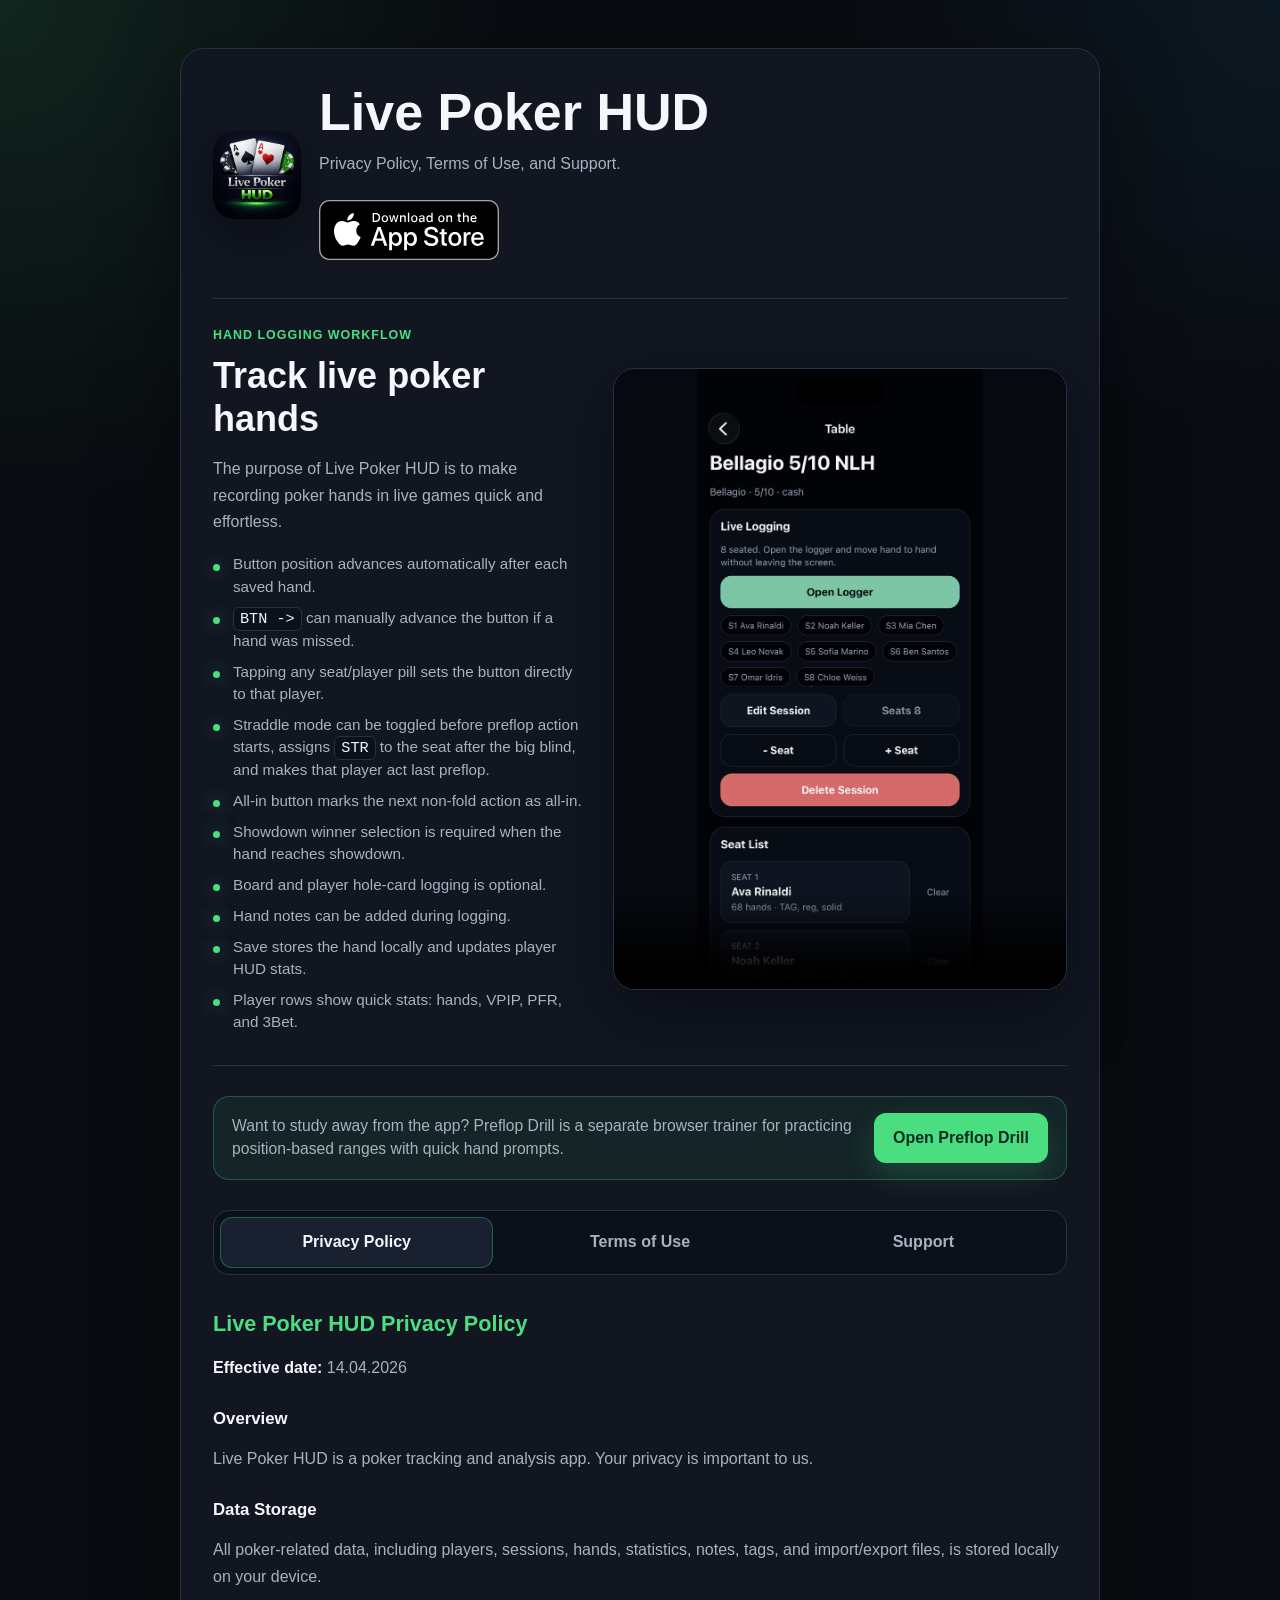
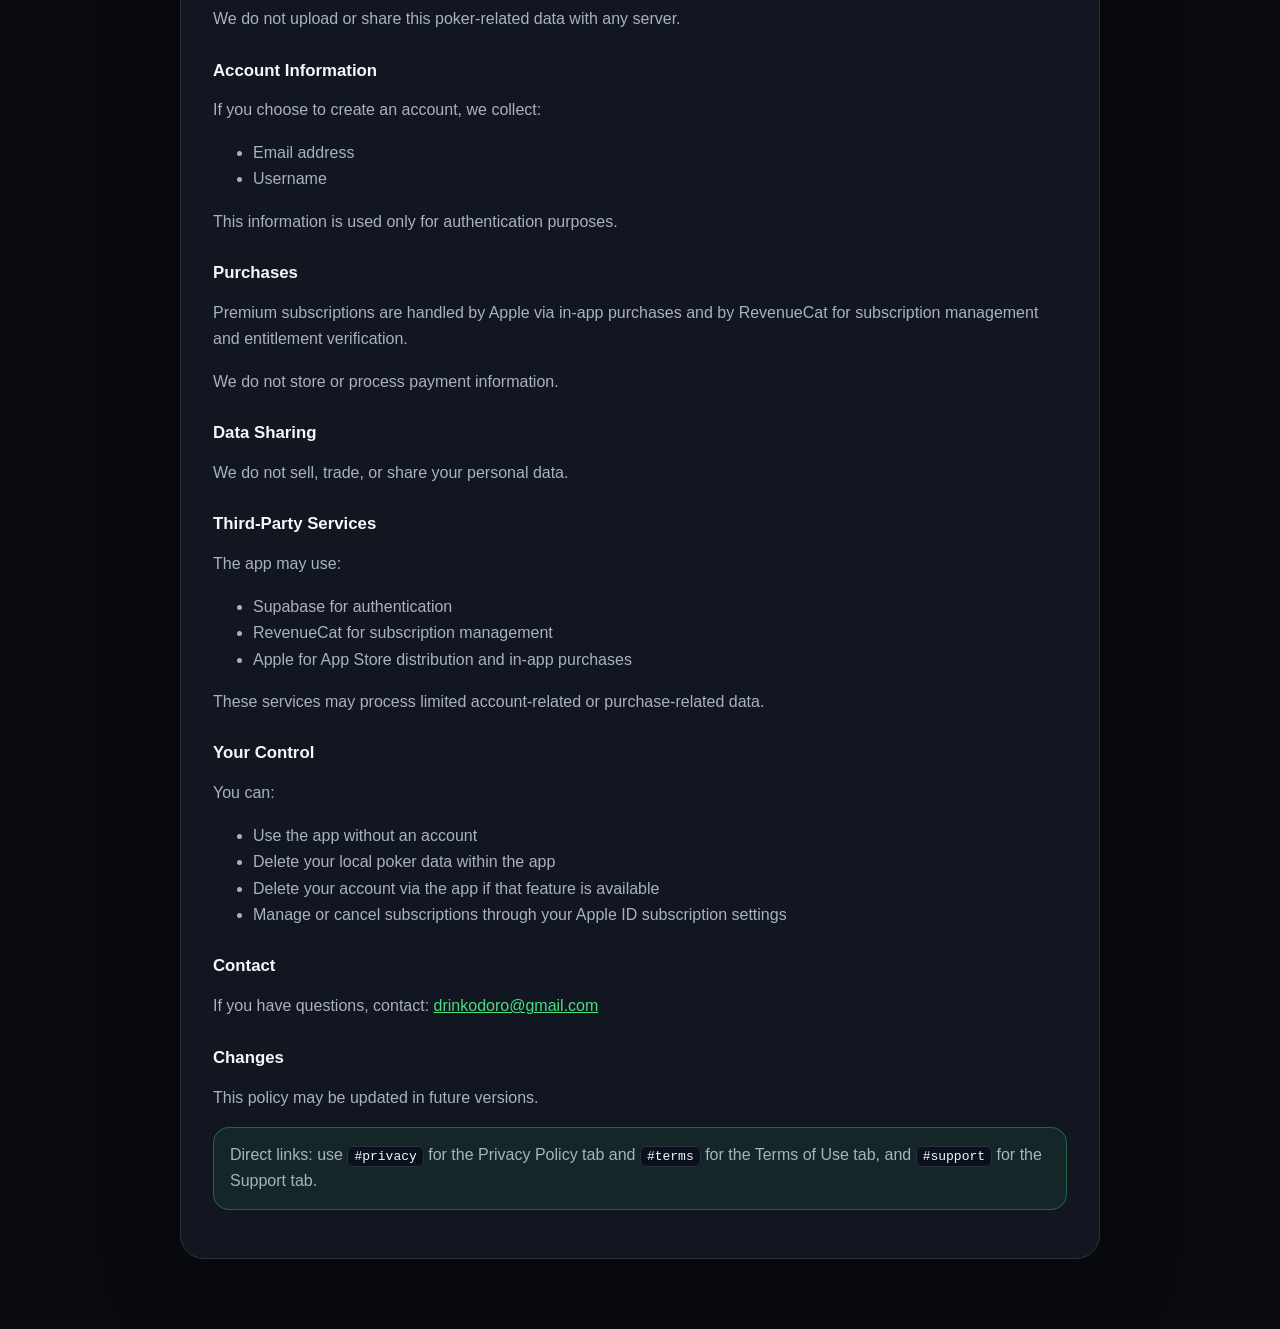
<file: index.html>
<!doctype html>
<html lang="en">
  <head>
    <meta charset="utf-8" />
    <meta name="viewport" content="width=device-width, initial-scale=1" />
    <title>Live Poker HUD Privacy Policy, Terms of Use, and Support</title>
    <meta
      name="description"
      content="Privacy Policy, Terms of Use, and Support for Live Poker HUD."
    />
    <link rel="canonical" href="https://livepokerhud.com/" />
    <link rel="icon" href="assets/web-icon.png" />
    <link rel="apple-touch-icon" href="assets/web-icon.png" />
    <meta property="og:type" content="website" />
    <meta property="og:title" content="Live Poker HUD" />
    <meta
      property="og:description"
      content="Privacy Policy, Terms of Use, Support, and hand logging workflow for Live Poker HUD."
    />
    <meta property="og:url" content="https://livepokerhud.com/" />
    <meta property="og:image" content="https://livepokerhud.com/assets/web-icon.png" />
    <meta name="twitter:card" content="summary" />
    <style>
      :root {
        color-scheme: dark;
        --bg: #090b10;
        --panel: #121722;
        --panel-raised: #192131;
        --text: #f4f7fb;
        --muted: #a8b2c1;
        --accent: #4ade80;
        --border: #263244;
      }

      * {
        box-sizing: border-box;
      }

      body {
        margin: 0;
        background:
          radial-gradient(circle at top left, rgba(74, 222, 128, 0.12), transparent 32rem),
          radial-gradient(circle at top right, rgba(56, 189, 248, 0.08), transparent 28rem),
          var(--bg);
        color: var(--text);
        font-family: -apple-system, BlinkMacSystemFont, "Segoe UI", sans-serif;
        line-height: 1.65;
      }

      main {
        max-width: 960px;
        margin: 0 auto;
        padding: 48px 20px 72px;
      }

      article {
        background: rgba(18, 23, 34, 0.94);
        border: 1px solid var(--border);
        border-radius: 24px;
        padding: 32px;
        box-shadow: 0 24px 80px rgba(0, 0, 0, 0.35);
      }

      h1,
      h2,
      h3 {
        line-height: 1.2;
      }

      h1 {
        margin: 0 0 8px;
        font-size: clamp(2rem, 5vw, 3.25rem);
      }

      h2 {
        margin-top: 36px;
        color: var(--accent);
        font-size: 1.35rem;
      }

      h3 {
        margin-top: 28px;
        font-size: 1.05rem;
      }

      p,
      li {
        color: var(--muted);
      }

      strong,
      code {
        color: var(--text);
      }

      code {
        background: #0b111b;
        border: 1px solid var(--border);
        border-radius: 6px;
        padding: 2px 6px;
      }

      a {
        color: var(--accent);
      }

      .hero {
        margin-bottom: 30px;
      }

      .brand-lockup {
        display: flex;
        gap: 18px;
        align-items: center;
      }

      .brand-copy {
        min-width: 0;
      }

      .app-icon {
        width: 88px;
        height: 88px;
        border-radius: 22px;
        box-shadow: 0 16px 44px rgba(0, 0, 0, 0.38);
      }

      .subtitle {
        margin-top: 0;
        color: var(--muted);
      }

      .store-badge-link {
        display: inline-block;
        margin-top: 6px;
        line-height: 0;
        transition:
          transform 0.16s ease,
          opacity 0.16s ease;
      }

      .store-badge-link:hover {
        opacity: 0.92;
        transform: translateY(-1px);
      }

      .store-badge-link:focus-visible {
        border-radius: 8px;
        outline: 2px solid var(--accent);
        outline-offset: 4px;
      }

      .store-badge {
        display: block;
        width: 180px;
        height: auto;
      }

      .demo {
        display: grid;
        grid-template-columns: minmax(0, 0.9fr) minmax(280px, 1.1fr);
        gap: 28px;
        align-items: center;
        margin: 10px 0 30px;
        padding: 26px 0 32px;
        border-top: 1px solid var(--border);
        border-bottom: 1px solid var(--border);
      }

      .eyebrow {
        margin: 0 0 8px;
        color: var(--accent);
        font-size: 0.78rem;
        font-weight: 800;
        letter-spacing: 0.08em;
        text-transform: uppercase;
      }

      .demo h2 {
        margin: 0 0 12px;
        color: var(--text);
        font-size: clamp(1.45rem, 4vw, 2.25rem);
      }

      .demo p:last-child {
        margin-bottom: 0;
      }

      .feature-list {
        display: grid;
        gap: 9px;
        margin: 18px 0 0;
        padding: 0;
        list-style: none;
      }

      .feature-list li {
        position: relative;
        padding-left: 20px;
        color: var(--muted);
        font-size: 0.95rem;
        line-height: 1.45;
      }

      .feature-list li::before {
        content: "";
        position: absolute;
        top: 0.66em;
        left: 0;
        width: 7px;
        height: 7px;
        border-radius: 50%;
        background: var(--accent);
        box-shadow: 0 0 18px rgba(74, 222, 128, 0.5);
      }

      .video-frame {
        overflow: hidden;
        border: 1px solid var(--border);
        border-radius: 22px;
        background: #060910;
        box-shadow: 0 22px 70px rgba(0, 0, 0, 0.4);
      }

      video {
        display: block;
        width: 100%;
        max-height: 620px;
        background: #060910;
      }

      .site-actions {
        display: grid;
        grid-template-columns: minmax(0, 1fr) auto;
        gap: 18px;
        align-items: center;
        margin: 0 0 30px;
        padding: 16px 18px;
        border: 1px solid rgba(74, 222, 128, 0.28);
        border-radius: 16px;
        background: rgba(74, 222, 128, 0.07);
      }

      .site-action-copy {
        margin: 0;
        color: var(--muted);
        font-size: 0.98rem;
        line-height: 1.45;
      }

      .button-link {
        display: inline-flex;
        align-items: center;
        justify-content: center;
        min-height: 44px;
        border: 1px solid rgba(74, 222, 128, 0.42);
        border-radius: 12px;
        padding: 11px 18px;
        background: var(--accent);
        color: #052d20;
        font-weight: 800;
        text-decoration: none;
        box-shadow: 0 12px 30px rgba(74, 222, 128, 0.18);
      }

      .button-link:hover {
        background: #86efac;
      }

      .tabs {
        display: flex;
        gap: 10px;
        margin: 28px 0;
        padding: 6px;
        background: #0b111b;
        border: 1px solid var(--border);
        border-radius: 16px;
      }

      .tab-button {
        flex: 1;
        border: 0;
        border-radius: 12px;
        padding: 12px 14px;
        background: transparent;
        color: var(--muted);
        cursor: pointer;
        font: inherit;
        font-weight: 700;
      }

      .tab-button[aria-selected="true"] {
        background: var(--panel-raised);
        color: var(--text);
        box-shadow: inset 0 0 0 1px rgba(74, 222, 128, 0.32);
      }

      .tab-panel {
        display: none;
      }

      .tab-panel.active {
        display: block;
      }

      .notice {
        border: 1px solid rgba(74, 222, 128, 0.32);
        background: rgba(74, 222, 128, 0.08);
        border-radius: 16px;
        padding: 14px 16px;
      }

      @media (max-width: 640px) {
        main {
          padding: 28px 14px 48px;
        }

        article {
          padding: 22px;
          border-radius: 18px;
        }

        .tabs {
          flex-direction: column;
        }

        .site-actions {
          grid-template-columns: 1fr;
        }

        .button-link {
          width: 100%;
        }

        .brand-lockup,
        .demo {
          display: block;
        }

        .brand-lockup {
          text-align: center;
        }

        .app-icon {
          display: block;
          margin: 0 auto 16px;
        }

        .store-badge-link {
          margin-top: 4px;
        }

        .store-badge {
          margin: 0 auto;
        }

        .demo {
          padding: 22px 0 26px;
        }

        .video-frame {
          margin-top: 20px;
          border-radius: 18px;
        }
      }
    </style>
  </head>
  <body>
    <main>
      <article>
        <header class="hero">
          <div class="brand-lockup">
            <img
              class="app-icon"
              src="assets/web-icon.png"
              alt="Live Poker HUD app icon"
              width="88"
              height="88"
            />
            <div class="brand-copy">
              <h1>Live Poker HUD</h1>
              <p class="subtitle">Privacy Policy, Terms of Use, and Support.</p>
              <a
                class="store-badge-link"
                href="https://apps.apple.com/us/app/live-poker-hud/id6762140722"
                target="_blank"
                rel="noopener noreferrer"
                aria-label="Download Live Poker HUD on the App Store"
              >
                <img
                  class="store-badge"
                  src="assets/download-on-app-store.svg"
                  alt="Download on the App Store"
                  width="180"
                  height="60"
                />
              </a>
            </div>
          </div>
        </header>

        <section class="demo" aria-labelledby="demo-title">
          <div>
            <p class="eyebrow">Hand logging workflow</p>
            <h2 id="demo-title">Track live poker hands</h2>
            <p>
              The purpose of Live Poker HUD is to make recording poker hands in live
              games quick and effortless.
            </p>
            <ul class="feature-list" aria-label="Hand logging functionality">
              <li>Button position advances automatically after each saved hand.</li>
              <li><code>BTN -&gt;</code> can manually advance the button if a hand was missed.</li>
              <li>Tapping any seat/player pill sets the button directly to that player.</li>
              <li>Straddle mode can be toggled before preflop action starts, assigns <code>STR</code> to the seat after the big blind, and makes that player act last preflop.</li>
              <li>All-in button marks the next non-fold action as all-in.</li>
              <li>Showdown winner selection is required when the hand reaches showdown.</li>
              <li>Board and player hole-card logging is optional.</li>
              <li>Hand notes can be added during logging.</li>
              <li>Save stores the hand locally and updates player HUD stats.</li>
              <li>Player rows show quick stats: hands, VPIP, PFR, and 3Bet.</li>
            </ul>
          </div>
          <div class="video-frame">
            <video
              controls
              playsinline
              preload="metadata"
              poster="fixtures/app-store-screenshots/livepokerhud_table.png"
            >
              <source
                src="fixtures/app-store-screenshots/live_poker_hud_premium_captioned_20260506.mp4"
                type="video/mp4"
              />
              Your browser does not support the video tag.
            </video>
          </div>
        </section>

        <div class="site-actions" aria-label="Preflop Drill">
          <p class="site-action-copy">
            Want to study away from the app? Preflop Drill is a separate browser trainer
            for practicing position-based ranges with quick hand prompts.
          </p>
          <a class="button-link" href="/preflopdrill/">Open Preflop Drill</a>
        </div>

        <div class="tabs" role="tablist" aria-label="Legal documents">
          <button
            id="privacy-tab"
            class="tab-button"
            type="button"
            role="tab"
            aria-selected="true"
            aria-controls="privacy-panel"
          >
            Privacy Policy
          </button>
          <button
            id="terms-tab"
            class="tab-button"
            type="button"
            role="tab"
            aria-selected="false"
            aria-controls="terms-panel"
          >
            Terms of Use
          </button>
          <button
            id="support-tab"
            class="tab-button"
            type="button"
            role="tab"
            aria-selected="false"
            aria-controls="support-panel"
          >
            Support
          </button>
        </div>

        <section id="privacy-panel" class="tab-panel active" role="tabpanel" aria-labelledby="privacy-tab">
          <h2>Live Poker HUD Privacy Policy</h2>
          <p><strong>Effective date:</strong> 14.04.2026</p>

          <h3>Overview</h3>
          <p>
            Live Poker HUD is a poker tracking and analysis app. Your privacy is
            important to us.
          </p>

          <h3>Data Storage</h3>
          <p>
            All poker-related data, including players, sessions, hands, statistics,
            notes, tags, and import/export files, is stored locally on your device.
          </p>
          <p>We do not upload or share this poker-related data with any server.</p>

          <h3>Account Information</h3>
          <p>If you choose to create an account, we collect:</p>
          <ul>
            <li>Email address</li>
            <li>Username</li>
          </ul>
          <p>This information is used only for authentication purposes.</p>

          <h3>Purchases</h3>
          <p>
            Premium subscriptions are handled by Apple via in-app purchases and by
            RevenueCat for subscription management and entitlement verification.
          </p>
          <p>We do not store or process payment information.</p>

          <h3>Data Sharing</h3>
          <p>We do not sell, trade, or share your personal data.</p>

          <h3>Third-Party Services</h3>
          <p>The app may use:</p>
          <ul>
            <li>Supabase for authentication</li>
            <li>RevenueCat for subscription management</li>
            <li>Apple for App Store distribution and in-app purchases</li>
          </ul>
          <p>These services may process limited account-related or purchase-related data.</p>

          <h3>Your Control</h3>
          <p>You can:</p>
          <ul>
            <li>Use the app without an account</li>
            <li>Delete your local poker data within the app</li>
            <li>Delete your account via the app if that feature is available</li>
            <li>Manage or cancel subscriptions through your Apple ID subscription settings</li>
          </ul>

          <h3>Contact</h3>
          <p>
            If you have questions, contact:
            <a href="mailto:drinkodoro@gmail.com">drinkodoro@gmail.com</a>
          </p>

          <h3>Changes</h3>
          <p>This policy may be updated in future versions.</p>
        </section>

        <section id="terms-panel" class="tab-panel" role="tabpanel" aria-labelledby="terms-tab">
          <h2>Live Poker HUD Terms of Use</h2>
          <p><strong>Effective date:</strong> 16.04.2026</p>

          <p>
            These Terms of Use ("Terms") govern your use of Live Poker HUD (the
            "App"). By downloading, accessing, or using the App, you agree to these
            Terms.
          </p>
          <p>If you do not agree to these Terms, do not use the App.</p>

          <h3>1. About Live Poker HUD</h3>
          <p>
            Live Poker HUD is a mobile app for local-first live poker player tracking,
            hand logging, notes, and later review.
          </p>
          <p>
            The App is intended as a personal study and record-keeping tool. It does not
            let users play poker hands, exchange money, enter contests, or receive
            real-time advice.
          </p>

          <h3>2. Eligibility and Responsible Use</h3>
          <p>
            You are responsible for using the App only where and how it is lawful and
            permitted. You must comply with all applicable laws, location rules,
            event rules, platform rules, and game integrity requirements.
          </p>
          <p>You agree not to use the App:</p>
          <ul>
            <li>
              To cheat, collude, gain an unfair advantage, or violate rules of any
              poker room, event, online platform, or private game.
            </li>
            <li>To use the App for activity prohibited by law.</li>
            <li>To harass, defame, or unlawfully profile other people.</li>
            <li>To attempt to reverse engineer, interfere with, or misuse the App or its services.</li>
          </ul>

          <h3>3. Local Data and Backups</h3>
          <p>
            The App stores poker-related data, including players, sessions, hands,
            statistics, notes, tags, and import/export files, primarily on your device.
          </p>
          <p>
            You are responsible for maintaining your own backups, including any manual
            JSON exports you choose to create. We are not responsible for data loss
            caused by device loss, deletion, app removal, operating system changes,
            failed imports, or other events outside our control.
          </p>

          <h3>4. Accounts</h3>
          <p>
            The App may allow optional account sign-in. Account features are intended
            for authentication and future account-linked capabilities. In the current
            local-first version, poker data does not automatically sync across devices
            unless a future version explicitly provides sync functionality.
          </p>
          <p>You are responsible for keeping your account credentials secure and for all activity under your account.</p>

          <h3>5. Premium Subscriptions</h3>
          <p>
            Live Poker HUD may offer an optional premium subscription ("Live Poker HUD
            Pro") through Apple in-app purchases and RevenueCat subscription management.
          </p>
          <p>
            Premium may include higher or unlimited app limits, such as additional
            active players or hand history capacity, and other paid features shown in
            the App at the time of purchase.
          </p>
          <p>Subscription products may include:</p>
          <ul>
            <li>Monthly subscription: <code>premium_monthly_subscription</code></li>
            <li>Yearly subscription: <code>premium_yearly_subscription</code></li>
          </ul>
          <p>
            The exact price, billing period, trial terms, and renewal terms are shown
            in the App Store purchase sheet before you confirm a purchase.
          </p>

          <h3>6. Auto-Renewal, Billing, and Cancellation</h3>
          <p>
            Subscriptions are billed through your Apple ID and are handled by Apple.
            Your subscription automatically renews unless you cancel it at least 24
            hours before the end of the current billing period.
          </p>
          <p>
            Your Apple ID account may be charged for renewal within 24 hours before the
            end of the current billing period. You can manage or cancel your
            subscription in your Apple ID subscription settings.
          </p>
          <p>
            We do not process your payment card information and cannot directly cancel,
            refund, or modify Apple subscriptions on your behalf. Refund requests are
            handled by Apple according to Apple's policies.
          </p>

          <h3>7. Free Features and Premium Limits</h3>
          <p>
            The App may provide a free tier with usage limits. Premium access may remove
            or increase those limits while your subscription is active.
          </p>
          <p>
            If your subscription expires, is canceled, fails to renew, or cannot be
            verified, your account may return to the free tier. Existing local data is
            not intentionally deleted solely because a subscription ends, but adding new
            players, saving new hands, or importing data may be restricted by the
            free-tier limits.
          </p>

          <h3>8. No Professional Advice</h3>
          <p>
            The App provides tracking, notes, and statistics based on information you
            enter. It does not provide legal, financial, professional poker, or
            investment advice. You are solely responsible for your decisions and conduct.
          </p>

          <h3>9. No Warranties</h3>
          <p>
            The App is provided "as is" and "as available." We do not guarantee that
            the App will be uninterrupted, error-free, accurate, or suitable for your
            specific needs.
          </p>
          <p>
            Poker statistics may be incomplete or approximate because they depend on the
            hands, actions, and notes you manually record.
          </p>

          <h3>10. Limitation of Liability</h3>
          <p>
            To the fullest extent permitted by law, we are not liable for indirect,
            incidental, consequential, special, exemplary, or punitive damages,
            including loss of data, lost profits, lost winnings, lost opportunities, or
            game-related disputes arising from your use of the App.
          </p>

          <h3>11. Third-Party Services</h3>
          <p>The App may use third-party services, including:</p>
          <ul>
            <li>Apple for App Store distribution and in-app purchases.</li>
            <li>RevenueCat for subscription management and entitlement verification.</li>
            <li>Supabase for optional authentication features.</li>
          </ul>
          <p>Your use of third-party services may be subject to their own terms and policies.</p>

          <h3>12. Apple App Store Terms</h3>
          <p>
            If you downloaded the App from the Apple App Store, Apple's Licensed
            Application End User License Agreement may also apply unless these Terms
            provide a separate valid end user license agreement. Apple is not
            responsible for providing maintenance or support for the App except as
            required by applicable law.
          </p>
          <p>
            Apple's standard terms are available at:
            <a href="https://www.apple.com/legal/macapps/stdeula/">https://www.apple.com/legal/macapps/stdeula/</a>
          </p>

          <h3>13. Privacy</h3>
          <p>
            Your use of the App is also governed by the Privacy Policy on this page.
          </p>

          <h3>14. Changes to These Terms</h3>
          <p>
            We may update these Terms from time to time. Updated Terms will be posted on
            this page with a new effective date. Your continued use of the App after
            changes are posted means you accept the updated Terms.
          </p>

          <h3>15. Contact</h3>
          <p>
            If you have questions about these Terms, contact:
            <a href="mailto:drinkodoro@gmail.com">drinkodoro@gmail.com</a>
          </p>
        </section>

        <section id="support-panel" class="tab-panel" role="tabpanel" aria-labelledby="support-tab">
          <h2>Live Poker HUD Support</h2>
          <p><strong>Effective date:</strong> 19.04.2026</p>

          <h3>Contact</h3>
          <p>
            For support questions, account help, subscription issues, bug reports, or
            feedback, contact:
            <a href="mailto:drinkodoro@gmail.com">drinkodoro@gmail.com</a>
          </p>

          <h3>What to Include</h3>
          <p>To help us investigate your request, please include:</p>
          <ul>
            <li>A short description of the issue or question.</li>
            <li>Your device model and iOS version.</li>
            <li>The Live Poker HUD app version, if available.</li>
            <li>Screenshots or error messages, if relevant.</li>
            <li>The email address associated with your account, if you use one.</li>
          </ul>

          <h3>Subscriptions and Billing</h3>
          <p>
            Live Poker HUD Pro subscriptions are purchased through Apple in-app
            purchases. You can manage, cancel, or review your subscription in your
            Apple ID subscription settings.
          </p>
          <p>
            We do not process payment card details and cannot directly cancel or refund
            Apple subscriptions. Refund requests are handled by Apple according to
            Apple's policies.
          </p>

          <h3>Data and Backups</h3>
          <p>
            Poker data is stored locally on your device. If you are contacting support
            about missing data, please mention whether the app was deleted, the device
            was changed, or an import/export file was used.
          </p>

          <h3>Response Time</h3>
          <p>
            We aim to respond to support requests as soon as reasonably possible, but
            response times may vary.
          </p>
        </section>

        <p class="notice">
          Direct links: use <code>#privacy</code> for the Privacy Policy tab and
          <code>#terms</code> for the Terms of Use tab, and
          <code>#support</code> for the Support tab.
        </p>
      </article>
    </main>

    <script>
      const tabs = [
        {
          hash: "#privacy",
          tab: document.getElementById("privacy-tab"),
          panel: document.getElementById("privacy-panel"),
        },
        {
          hash: "#terms",
          tab: document.getElementById("terms-tab"),
          panel: document.getElementById("terms-panel"),
        },
        {
          hash: "#support",
          tab: document.getElementById("support-tab"),
          panel: document.getElementById("support-panel"),
        },
      ];

      function activate(hash) {
        const selected = tabs.find((entry) => entry.hash === hash) || tabs[0];

        tabs.forEach((entry) => {
          const active = entry === selected;
          entry.tab.setAttribute("aria-selected", String(active));
          entry.panel.classList.toggle("active", active);
        });

        if (window.location.hash !== selected.hash) {
          history.replaceState(null, "", selected.hash);
        }
      }

      tabs.forEach((entry) => {
        entry.tab.addEventListener("click", () => activate(entry.hash));
      });

      window.addEventListener("hashchange", () => activate(window.location.hash));
      activate(window.location.hash || "#privacy");
    </script>
  </body>
</html>
</file>
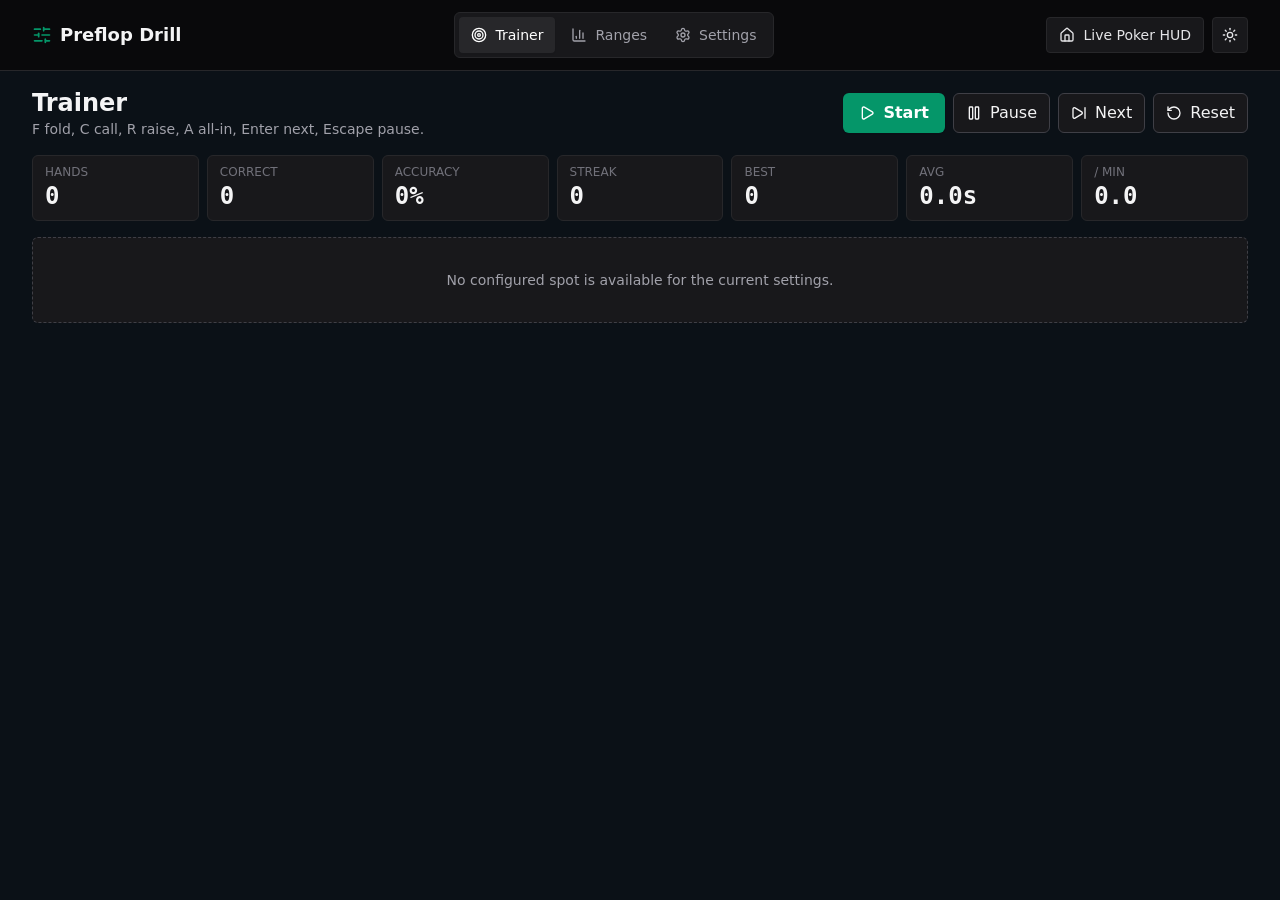
<file: preflopdrill/index.html>
<!doctype html>
<html lang="en">
  <head>
    <meta charset="UTF-8" />
    <meta name="viewport" content="width=device-width, initial-scale=1.0" />
    <meta name="color-scheme" content="dark light" />
    <title>Preflop Drill</title>
    <script type="module" crossorigin src="/preflopdrill/assets/index-IeoFTvLa.js"></script>
    <link rel="stylesheet" crossorigin href="/preflopdrill/assets/index-BXWmeSkQ.css">
  </head>
  <body>
    <div id="root"></div>
  </body>
</html>
</file>
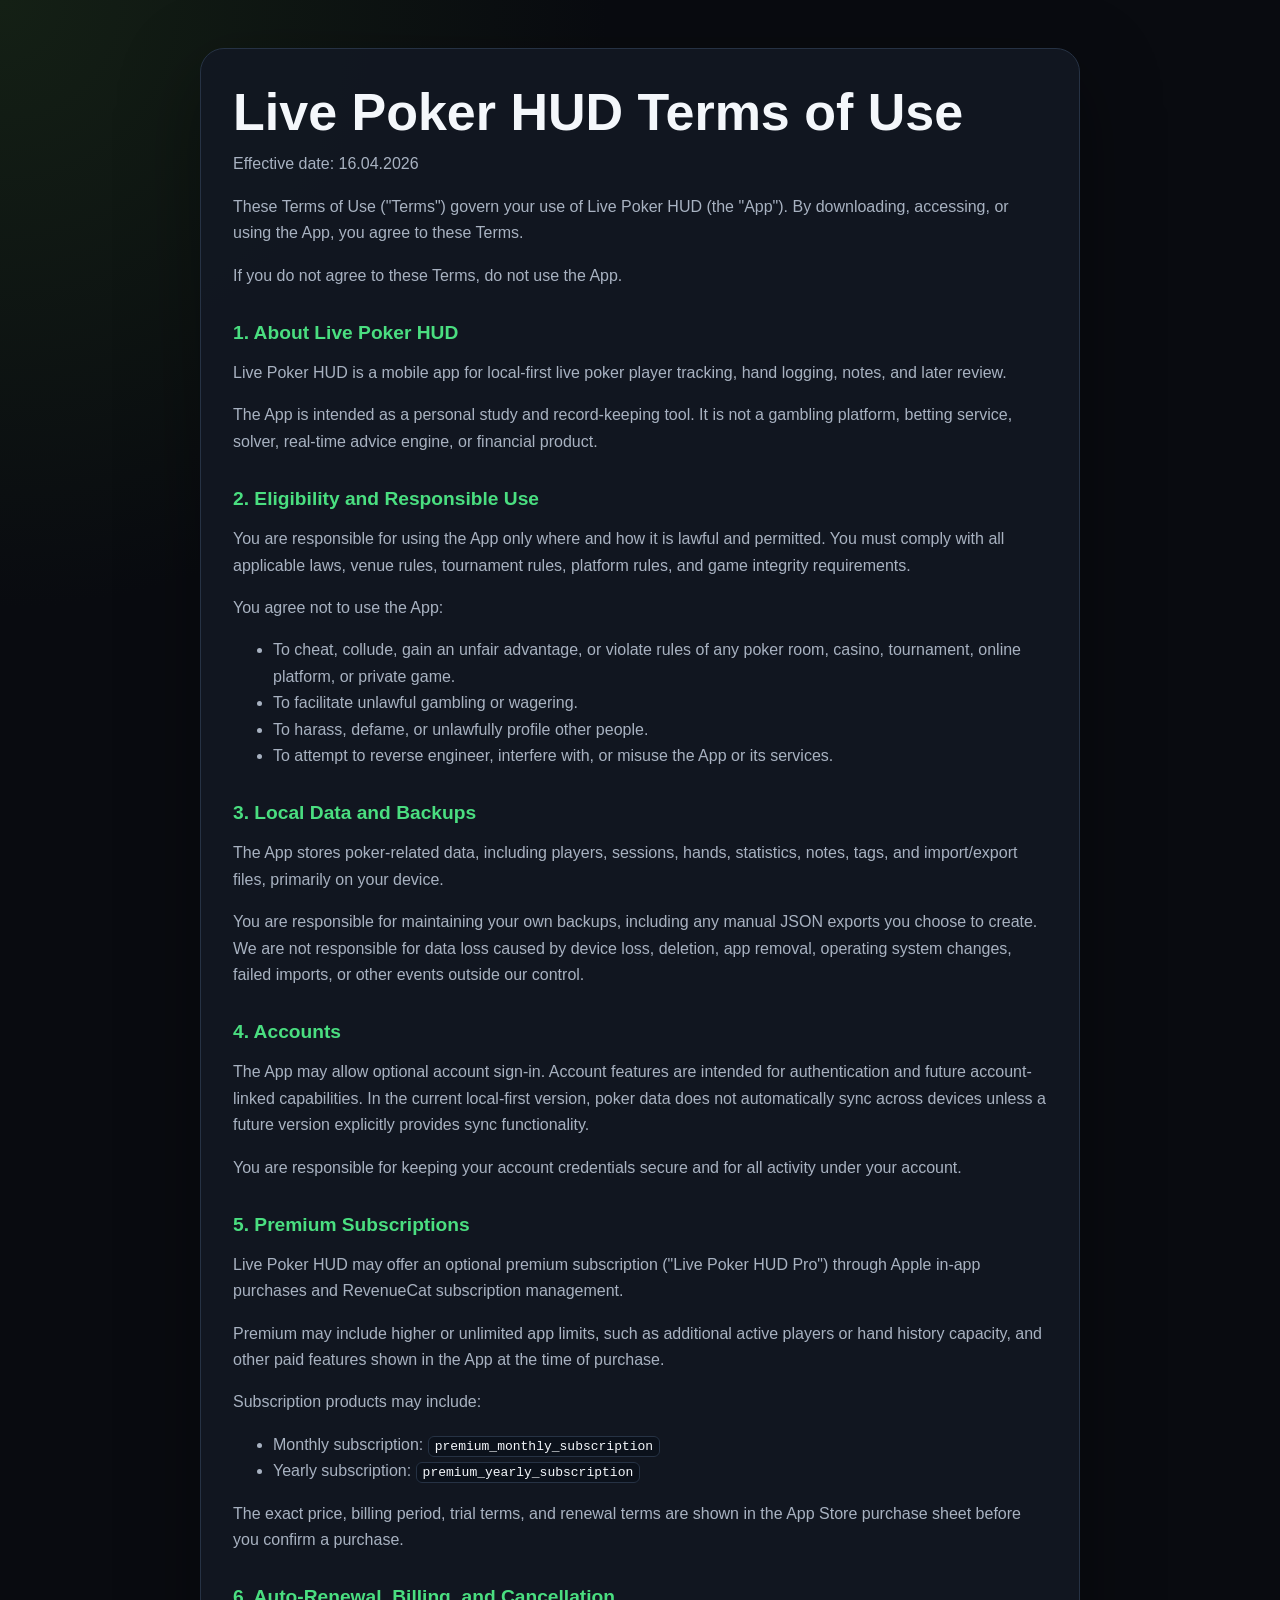
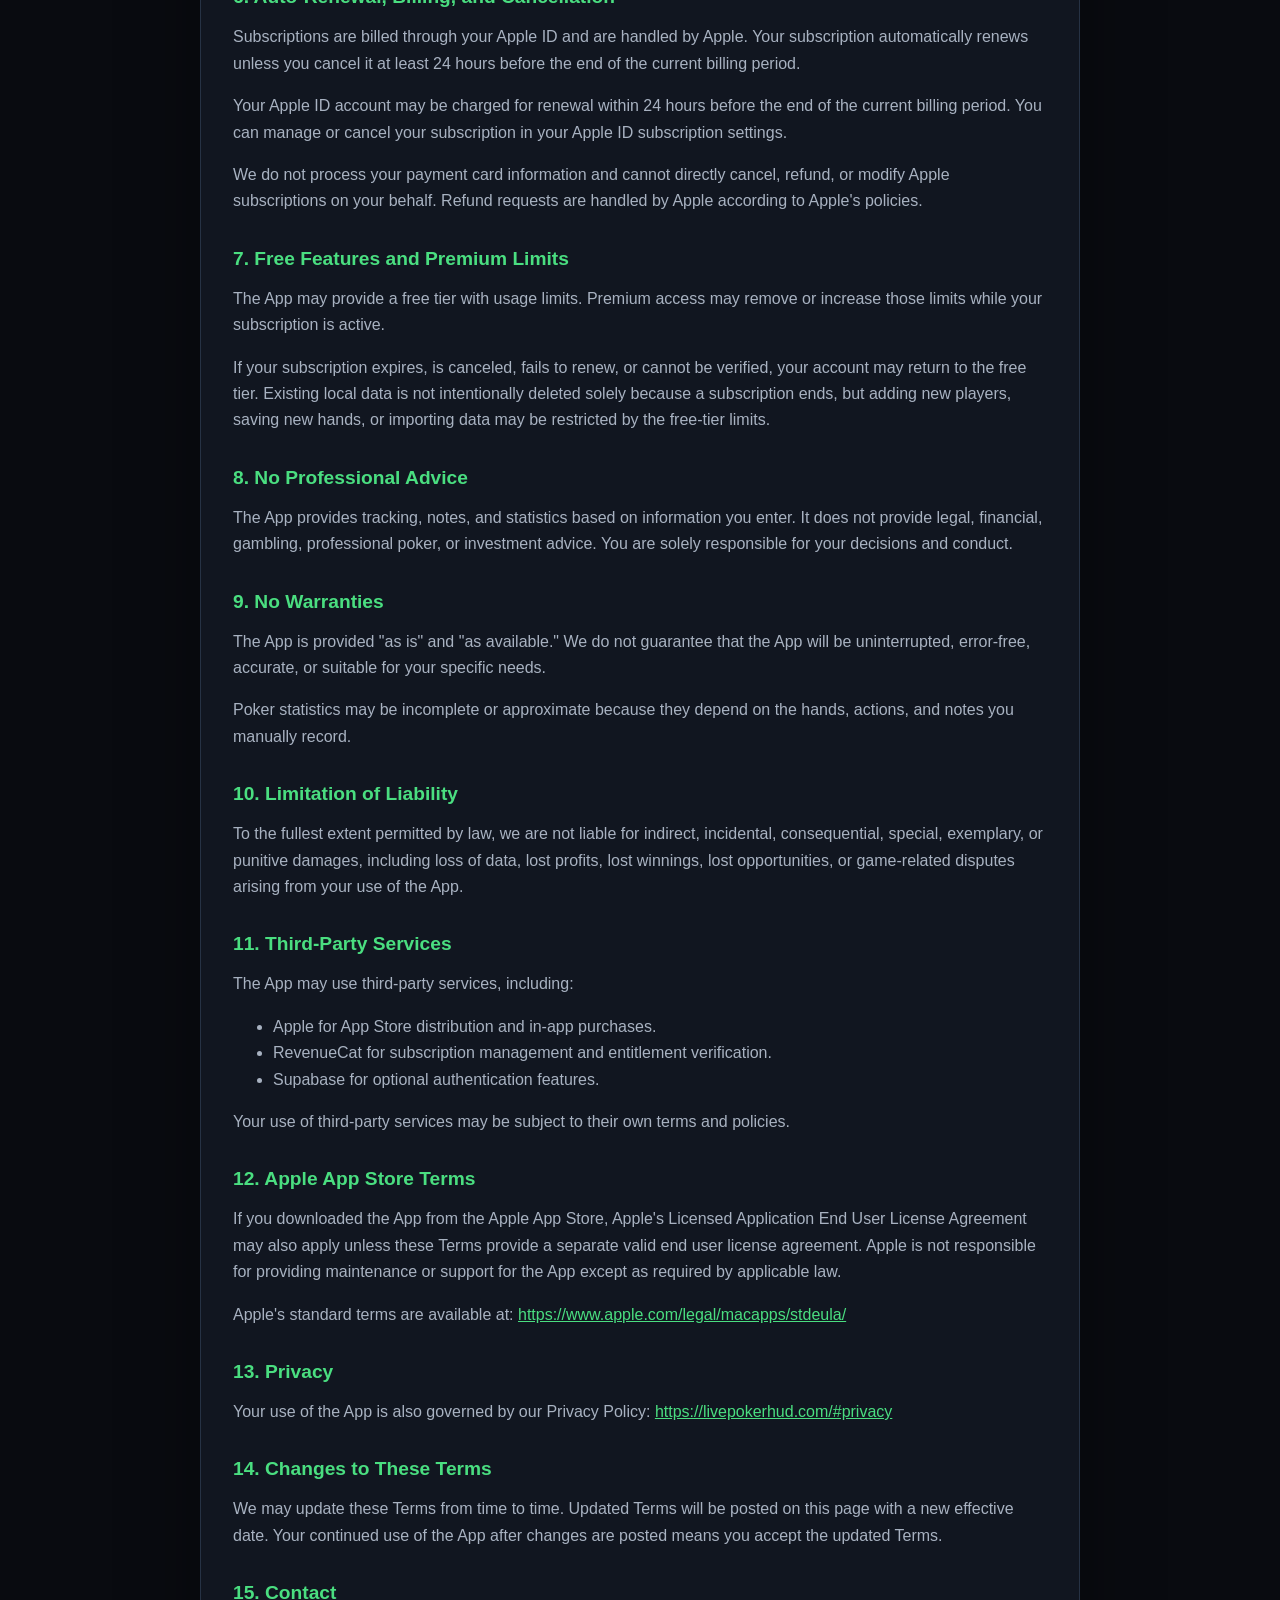
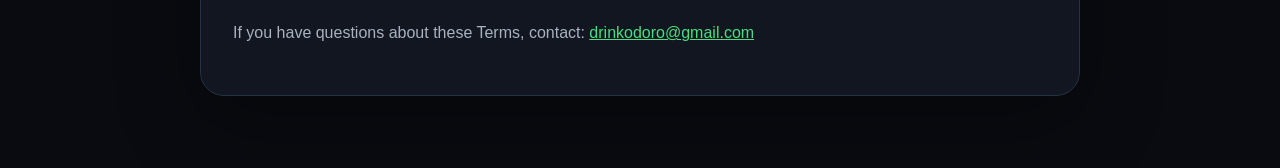
<file: terms-of-use.html>
<!doctype html>
<html lang="en">
  <head>
    <meta charset="utf-8" />
    <meta name="viewport" content="width=device-width, initial-scale=1" />
    <title>Live Poker HUD Terms of Use</title>
    <meta
      name="description"
      content="Terms of Use for Live Poker HUD, including subscription and premium feature terms."
    />
    <style>
      :root {
        color-scheme: dark;
        --bg: #090b10;
        --panel: #121722;
        --text: #f4f7fb;
        --muted: #a8b2c1;
        --accent: #4ade80;
        --border: #263244;
      }

      body {
        margin: 0;
        background: radial-gradient(circle at top left, #142015 0, var(--bg) 38rem);
        color: var(--text);
        font-family: -apple-system, BlinkMacSystemFont, "Segoe UI", sans-serif;
        line-height: 1.65;
      }

      main {
        max-width: 880px;
        margin: 0 auto;
        padding: 48px 20px 72px;
      }

      article {
        background: rgba(18, 23, 34, 0.92);
        border: 1px solid var(--border);
        border-radius: 24px;
        padding: 32px;
        box-shadow: 0 24px 80px rgba(0, 0, 0, 0.35);
      }

      h1,
      h2 {
        line-height: 1.2;
      }

      h1 {
        margin: 0 0 8px;
        font-size: clamp(2rem, 5vw, 3.25rem);
      }

      h2 {
        margin-top: 32px;
        color: var(--accent);
        font-size: 1.2rem;
      }

      p,
      li {
        color: var(--muted);
      }

      strong,
      code {
        color: var(--text);
      }

      code {
        background: #0b111b;
        border: 1px solid var(--border);
        border-radius: 6px;
        padding: 2px 6px;
      }

      a {
        color: var(--accent);
      }

      .effective {
        margin-top: 0;
        color: var(--muted);
      }

      @media (max-width: 640px) {
        article {
          padding: 24px;
          border-radius: 18px;
        }
      }
    </style>
  </head>
  <body>
    <main>
      <article>
        <h1>Live Poker HUD Terms of Use</h1>
        <p class="effective">Effective date: 16.04.2026</p>

        <p>
          These Terms of Use ("Terms") govern your use of Live Poker HUD (the "App").
          By downloading, accessing, or using the App, you agree to these Terms.
        </p>

        <p>If you do not agree to these Terms, do not use the App.</p>

        <h2>1. About Live Poker HUD</h2>
        <p>
          Live Poker HUD is a mobile app for local-first live poker player tracking,
          hand logging, notes, and later review.
        </p>
        <p>
          The App is intended as a personal study and record-keeping tool. It is not a
          gambling platform, betting service, solver, real-time advice engine, or
          financial product.
        </p>

        <h2>2. Eligibility and Responsible Use</h2>
        <p>
          You are responsible for using the App only where and how it is lawful and
          permitted. You must comply with all applicable laws, venue rules, tournament
          rules, platform rules, and game integrity requirements.
        </p>
        <p>You agree not to use the App:</p>
        <ul>
          <li>
            To cheat, collude, gain an unfair advantage, or violate rules of any poker
            room, casino, tournament, online platform, or private game.
          </li>
          <li>To facilitate unlawful gambling or wagering.</li>
          <li>To harass, defame, or unlawfully profile other people.</li>
          <li>To attempt to reverse engineer, interfere with, or misuse the App or its services.</li>
        </ul>

        <h2>3. Local Data and Backups</h2>
        <p>
          The App stores poker-related data, including players, sessions, hands,
          statistics, notes, tags, and import/export files, primarily on your device.
        </p>
        <p>
          You are responsible for maintaining your own backups, including any manual JSON
          exports you choose to create. We are not responsible for data loss caused by
          device loss, deletion, app removal, operating system changes, failed imports,
          or other events outside our control.
        </p>

        <h2>4. Accounts</h2>
        <p>
          The App may allow optional account sign-in. Account features are intended for
          authentication and future account-linked capabilities. In the current
          local-first version, poker data does not automatically sync across devices
          unless a future version explicitly provides sync functionality.
        </p>
        <p>You are responsible for keeping your account credentials secure and for all activity under your account.</p>

        <h2>5. Premium Subscriptions</h2>
        <p>
          Live Poker HUD may offer an optional premium subscription ("Live Poker HUD Pro")
          through Apple in-app purchases and RevenueCat subscription management.
        </p>
        <p>
          Premium may include higher or unlimited app limits, such as additional active
          players or hand history capacity, and other paid features shown in the App at
          the time of purchase.
        </p>
        <p>Subscription products may include:</p>
        <ul>
          <li>Monthly subscription: <code>premium_monthly_subscription</code></li>
          <li>Yearly subscription: <code>premium_yearly_subscription</code></li>
        </ul>
        <p>
          The exact price, billing period, trial terms, and renewal terms are shown in
          the App Store purchase sheet before you confirm a purchase.
        </p>

        <h2>6. Auto-Renewal, Billing, and Cancellation</h2>
        <p>
          Subscriptions are billed through your Apple ID and are handled by Apple. Your
          subscription automatically renews unless you cancel it at least 24 hours before
          the end of the current billing period.
        </p>
        <p>
          Your Apple ID account may be charged for renewal within 24 hours before the end
          of the current billing period. You can manage or cancel your subscription in
          your Apple ID subscription settings.
        </p>
        <p>
          We do not process your payment card information and cannot directly cancel,
          refund, or modify Apple subscriptions on your behalf. Refund requests are
          handled by Apple according to Apple's policies.
        </p>

        <h2>7. Free Features and Premium Limits</h2>
        <p>
          The App may provide a free tier with usage limits. Premium access may remove or
          increase those limits while your subscription is active.
        </p>
        <p>
          If your subscription expires, is canceled, fails to renew, or cannot be
          verified, your account may return to the free tier. Existing local data is not
          intentionally deleted solely because a subscription ends, but adding new
          players, saving new hands, or importing data may be restricted by the free-tier
          limits.
        </p>

        <h2>8. No Professional Advice</h2>
        <p>
          The App provides tracking, notes, and statistics based on information you enter.
          It does not provide legal, financial, gambling, professional poker, or
          investment advice. You are solely responsible for your decisions and conduct.
        </p>

        <h2>9. No Warranties</h2>
        <p>
          The App is provided "as is" and "as available." We do not guarantee that the
          App will be uninterrupted, error-free, accurate, or suitable for your specific
          needs.
        </p>
        <p>
          Poker statistics may be incomplete or approximate because they depend on the
          hands, actions, and notes you manually record.
        </p>

        <h2>10. Limitation of Liability</h2>
        <p>
          To the fullest extent permitted by law, we are not liable for indirect,
          incidental, consequential, special, exemplary, or punitive damages, including
          loss of data, lost profits, lost winnings, lost opportunities, or game-related
          disputes arising from your use of the App.
        </p>

        <h2>11. Third-Party Services</h2>
        <p>The App may use third-party services, including:</p>
        <ul>
          <li>Apple for App Store distribution and in-app purchases.</li>
          <li>RevenueCat for subscription management and entitlement verification.</li>
          <li>Supabase for optional authentication features.</li>
        </ul>
        <p>Your use of third-party services may be subject to their own terms and policies.</p>

        <h2>12. Apple App Store Terms</h2>
        <p>
          If you downloaded the App from the Apple App Store, Apple's Licensed
          Application End User License Agreement may also apply unless these Terms
          provide a separate valid end user license agreement. Apple is not responsible
          for providing maintenance or support for the App except as required by
          applicable law.
        </p>
        <p>
          Apple's standard terms are available at:
          <a href="https://www.apple.com/legal/macapps/stdeula/">https://www.apple.com/legal/macapps/stdeula/</a>
        </p>

        <h2>13. Privacy</h2>
        <p>
          Your use of the App is also governed by our Privacy Policy:
          <a href="https://livepokerhud.com/#privacy">
            https://livepokerhud.com/#privacy
          </a>
        </p>

        <h2>14. Changes to These Terms</h2>
        <p>
          We may update these Terms from time to time. Updated Terms will be posted on
          this page with a new effective date. Your continued use of the App after changes
          are posted means you accept the updated Terms.
        </p>

        <h2>15. Contact</h2>
        <p>
          If you have questions about these Terms, contact:
          <a href="mailto:drinkodoro@gmail.com">drinkodoro@gmail.com</a>
        </p>
      </article>
    </main>
  </body>
</html>
</file>
<file: preflopdrill/assets/index-BXWmeSkQ.css>
*,:before,:after{--tw-border-spacing-x: 0;--tw-border-spacing-y: 0;--tw-translate-x: 0;--tw-translate-y: 0;--tw-rotate: 0;--tw-skew-x: 0;--tw-skew-y: 0;--tw-scale-x: 1;--tw-scale-y: 1;--tw-pan-x: ;--tw-pan-y: ;--tw-pinch-zoom: ;--tw-scroll-snap-strictness: proximity;--tw-gradient-from-position: ;--tw-gradient-via-position: ;--tw-gradient-to-position: ;--tw-ordinal: ;--tw-slashed-zero: ;--tw-numeric-figure: ;--tw-numeric-spacing: ;--tw-numeric-fraction: ;--tw-ring-inset: ;--tw-ring-offset-width: 0px;--tw-ring-offset-color: #fff;--tw-ring-color: rgb(59 130 246 / .5);--tw-ring-offset-shadow: 0 0 #0000;--tw-ring-shadow: 0 0 #0000;--tw-shadow: 0 0 #0000;--tw-shadow-colored: 0 0 #0000;--tw-blur: ;--tw-brightness: ;--tw-contrast: ;--tw-grayscale: ;--tw-hue-rotate: ;--tw-invert: ;--tw-saturate: ;--tw-sepia: ;--tw-drop-shadow: ;--tw-backdrop-blur: ;--tw-backdrop-brightness: ;--tw-backdrop-contrast: ;--tw-backdrop-grayscale: ;--tw-backdrop-hue-rotate: ;--tw-backdrop-invert: ;--tw-backdrop-opacity: ;--tw-backdrop-saturate: ;--tw-backdrop-sepia: ;--tw-contain-size: ;--tw-contain-layout: ;--tw-contain-paint: ;--tw-contain-style: }::backdrop{--tw-border-spacing-x: 0;--tw-border-spacing-y: 0;--tw-translate-x: 0;--tw-translate-y: 0;--tw-rotate: 0;--tw-skew-x: 0;--tw-skew-y: 0;--tw-scale-x: 1;--tw-scale-y: 1;--tw-pan-x: ;--tw-pan-y: ;--tw-pinch-zoom: ;--tw-scroll-snap-strictness: proximity;--tw-gradient-from-position: ;--tw-gradient-via-position: ;--tw-gradient-to-position: ;--tw-ordinal: ;--tw-slashed-zero: ;--tw-numeric-figure: ;--tw-numeric-spacing: ;--tw-numeric-fraction: ;--tw-ring-inset: ;--tw-ring-offset-width: 0px;--tw-ring-offset-color: #fff;--tw-ring-color: rgb(59 130 246 / .5);--tw-ring-offset-shadow: 0 0 #0000;--tw-ring-shadow: 0 0 #0000;--tw-shadow: 0 0 #0000;--tw-shadow-colored: 0 0 #0000;--tw-blur: ;--tw-brightness: ;--tw-contrast: ;--tw-grayscale: ;--tw-hue-rotate: ;--tw-invert: ;--tw-saturate: ;--tw-sepia: ;--tw-drop-shadow: ;--tw-backdrop-blur: ;--tw-backdrop-brightness: ;--tw-backdrop-contrast: ;--tw-backdrop-grayscale: ;--tw-backdrop-hue-rotate: ;--tw-backdrop-invert: ;--tw-backdrop-opacity: ;--tw-backdrop-saturate: ;--tw-backdrop-sepia: ;--tw-contain-size: ;--tw-contain-layout: ;--tw-contain-paint: ;--tw-contain-style: }*,:before,:after{box-sizing:border-box;border-width:0;border-style:solid;border-color:#e5e7eb}:before,:after{--tw-content: ""}html,:host{line-height:1.5;-webkit-text-size-adjust:100%;-moz-tab-size:4;-o-tab-size:4;tab-size:4;font-family:Inter,ui-sans-serif,system-ui,sans-serif;font-feature-settings:normal;font-variation-settings:normal;-webkit-tap-highlight-color:transparent}body{margin:0;line-height:inherit}hr{height:0;color:inherit;border-top-width:1px}abbr:where([title]){-webkit-text-decoration:underline dotted;text-decoration:underline dotted}h1,h2,h3,h4,h5,h6{font-size:inherit;font-weight:inherit}a{color:inherit;text-decoration:inherit}b,strong{font-weight:bolder}code,kbd,samp,pre{font-family:JetBrains Mono,ui-monospace,SFMono-Regular,monospace;font-feature-settings:normal;font-variation-settings:normal;font-size:1em}small{font-size:80%}sub,sup{font-size:75%;line-height:0;position:relative;vertical-align:baseline}sub{bottom:-.25em}sup{top:-.5em}table{text-indent:0;border-color:inherit;border-collapse:collapse}button,input,optgroup,select,textarea{font-family:inherit;font-feature-settings:inherit;font-variation-settings:inherit;font-size:100%;font-weight:inherit;line-height:inherit;letter-spacing:inherit;color:inherit;margin:0;padding:0}button,select{text-transform:none}button,input:where([type=button]),input:where([type=reset]),input:where([type=submit]){-webkit-appearance:button;background-color:transparent;background-image:none}:-moz-focusring{outline:auto}:-moz-ui-invalid{box-shadow:none}progress{vertical-align:baseline}::-webkit-inner-spin-button,::-webkit-outer-spin-button{height:auto}[type=search]{-webkit-appearance:textfield;outline-offset:-2px}::-webkit-search-decoration{-webkit-appearance:none}::-webkit-file-upload-button{-webkit-appearance:button;font:inherit}summary{display:list-item}blockquote,dl,dd,h1,h2,h3,h4,h5,h6,hr,figure,p,pre{margin:0}fieldset{margin:0;padding:0}legend{padding:0}ol,ul,menu{list-style:none;margin:0;padding:0}dialog{padding:0}textarea{resize:vertical}input::-moz-placeholder,textarea::-moz-placeholder{opacity:1;color:#9ca3af}input::placeholder,textarea::placeholder{opacity:1;color:#9ca3af}button,[role=button]{cursor:pointer}:disabled{cursor:default}img,svg,video,canvas,audio,iframe,embed,object{display:block;vertical-align:middle}img,video{max-width:100%;height:auto}[hidden]:where(:not([hidden=until-found])){display:none}.mx-auto{margin-left:auto;margin-right:auto}.ml-auto{margin-left:auto}.mt-2{margin-top:.5rem}.mt-3{margin-top:.75rem}.block{display:block}.flex{display:flex}.inline-flex{display:inline-flex}.grid{display:grid}.hidden{display:none}.h-10{height:2.5rem}.h-11{height:2.75rem}.h-4{height:1rem}.h-5{height:1.25rem}.h-9{height:2.25rem}.min-h-10{min-height:2.5rem}.min-h-14{min-height:3.5rem}.min-h-52{min-height:13rem}.min-h-screen{min-height:100vh}.w-4{width:1rem}.w-5{width:1.25rem}.w-9{width:2.25rem}.w-full{width:100%}.min-w-48{min-width:12rem}.min-w-\[720px\]{min-width:720px}.max-w-3xl{max-width:48rem}.max-w-7xl{max-width:80rem}.flex-1{flex:1 1 0%}.select-none{-webkit-user-select:none;-moz-user-select:none;user-select:none}.grid-cols-13{grid-template-columns:repeat(13,minmax(0,1fr))}.grid-cols-2{grid-template-columns:repeat(2,minmax(0,1fr))}.grid-cols-3{grid-template-columns:repeat(3,minmax(0,1fr))}.flex-col{flex-direction:column}.flex-wrap{flex-wrap:wrap}.items-center{align-items:center}.justify-center{justify-content:center}.justify-between{justify-content:space-between}.gap-1{gap:.25rem}.gap-2{gap:.5rem}.gap-3{gap:.75rem}.gap-4{gap:1rem}.gap-5{gap:1.25rem}.space-y-2>:not([hidden])~:not([hidden]){--tw-space-y-reverse: 0;margin-top:calc(.5rem * calc(1 - var(--tw-space-y-reverse)));margin-bottom:calc(.5rem * var(--tw-space-y-reverse))}.space-y-4>:not([hidden])~:not([hidden]){--tw-space-y-reverse: 0;margin-top:calc(1rem * calc(1 - var(--tw-space-y-reverse)));margin-bottom:calc(1rem * var(--tw-space-y-reverse))}.overflow-x-auto{overflow-x:auto}.whitespace-pre-wrap{white-space:pre-wrap}.rounded{border-radius:.25rem}.rounded-md{border-radius:.375rem}.border{border-width:1px}.border-b{border-bottom-width:1px}.border-dashed{border-style:dashed}.border-amber-300{--tw-border-opacity: 1;border-color:rgb(252 211 77 / var(--tw-border-opacity, 1))}.border-emerald-500{--tw-border-opacity: 1;border-color:rgb(16 185 129 / var(--tw-border-opacity, 1))}.border-rose-200{--tw-border-opacity: 1;border-color:rgb(254 205 211 / var(--tw-border-opacity, 1))}.border-rose-500{--tw-border-opacity: 1;border-color:rgb(244 63 94 / var(--tw-border-opacity, 1))}.border-sky-500{--tw-border-opacity: 1;border-color:rgb(14 165 233 / var(--tw-border-opacity, 1))}.border-zinc-200{--tw-border-opacity: 1;border-color:rgb(228 228 231 / var(--tw-border-opacity, 1))}.border-zinc-300{--tw-border-opacity: 1;border-color:rgb(212 212 216 / var(--tw-border-opacity, 1))}.border-zinc-600{--tw-border-opacity: 1;border-color:rgb(82 82 91 / var(--tw-border-opacity, 1))}.bg-amber-50{--tw-bg-opacity: 1;background-color:rgb(255 251 235 / var(--tw-bg-opacity, 1))}.bg-black\/20{background-color:#0003}.bg-emerald-600{--tw-bg-opacity: 1;background-color:rgb(5 150 105 / var(--tw-bg-opacity, 1))}.bg-rose-600{--tw-bg-opacity: 1;background-color:rgb(225 29 72 / var(--tw-bg-opacity, 1))}.bg-sky-600{--tw-bg-opacity: 1;background-color:rgb(2 132 199 / var(--tw-bg-opacity, 1))}.bg-stone-50{--tw-bg-opacity: 1;background-color:rgb(250 250 249 / var(--tw-bg-opacity, 1))}.bg-white{--tw-bg-opacity: 1;background-color:rgb(255 255 255 / var(--tw-bg-opacity, 1))}.bg-white\/90{background-color:#ffffffe6}.bg-zinc-100{--tw-bg-opacity: 1;background-color:rgb(244 244 245 / var(--tw-bg-opacity, 1))}.bg-zinc-50{--tw-bg-opacity: 1;background-color:rgb(250 250 250 / var(--tw-bg-opacity, 1))}.bg-zinc-700{--tw-bg-opacity: 1;background-color:rgb(63 63 70 / var(--tw-bg-opacity, 1))}.p-1{padding:.25rem}.p-2{padding:.5rem}.p-3{padding:.75rem}.p-4{padding:1rem}.p-5{padding:1.25rem}.p-8{padding:2rem}.px-2{padding-left:.5rem;padding-right:.5rem}.px-2\.5{padding-left:.625rem;padding-right:.625rem}.px-3{padding-left:.75rem;padding-right:.75rem}.px-4{padding-left:1rem;padding-right:1rem}.py-0\.5{padding-top:.125rem;padding-bottom:.125rem}.py-1{padding-top:.25rem;padding-bottom:.25rem}.py-2{padding-top:.5rem;padding-bottom:.5rem}.py-3{padding-top:.75rem;padding-bottom:.75rem}.py-4{padding-top:1rem;padding-bottom:1rem}.text-left{text-align:left}.text-center{text-align:center}.font-mono{font-family:JetBrains Mono,ui-monospace,SFMono-Regular,monospace}.text-2xl{font-size:1.5rem;line-height:2rem}.text-4xl{font-size:2.25rem;line-height:2.5rem}.text-base{font-size:1rem;line-height:1.5rem}.text-lg{font-size:1.125rem;line-height:1.75rem}.text-sm{font-size:.875rem;line-height:1.25rem}.text-xl{font-size:1.25rem;line-height:1.75rem}.text-xs{font-size:.75rem;line-height:1rem}.font-bold{font-weight:700}.font-medium{font-weight:500}.font-semibold{font-weight:600}.uppercase{text-transform:uppercase}.tracking-normal{letter-spacing:0em}.text-amber-900{--tw-text-opacity: 1;color:rgb(120 53 15 / var(--tw-text-opacity, 1))}.text-emerald-600{--tw-text-opacity: 1;color:rgb(5 150 105 / var(--tw-text-opacity, 1))}.text-rose-500{--tw-text-opacity: 1;color:rgb(244 63 94 / var(--tw-text-opacity, 1))}.text-white{--tw-text-opacity: 1;color:rgb(255 255 255 / var(--tw-text-opacity, 1))}.text-zinc-100{--tw-text-opacity: 1;color:rgb(244 244 245 / var(--tw-text-opacity, 1))}.text-zinc-500{--tw-text-opacity: 1;color:rgb(113 113 122 / var(--tw-text-opacity, 1))}.text-zinc-600{--tw-text-opacity: 1;color:rgb(82 82 91 / var(--tw-text-opacity, 1))}.text-zinc-700{--tw-text-opacity: 1;color:rgb(63 63 70 / var(--tw-text-opacity, 1))}.text-zinc-800{--tw-text-opacity: 1;color:rgb(39 39 42 / var(--tw-text-opacity, 1))}.text-zinc-900{--tw-text-opacity: 1;color:rgb(24 24 27 / var(--tw-text-opacity, 1))}.text-zinc-950{--tw-text-opacity: 1;color:rgb(9 9 11 / var(--tw-text-opacity, 1))}.shadow-sm{--tw-shadow: 0 1px 2px 0 rgb(0 0 0 / .05);--tw-shadow-colored: 0 1px 2px 0 var(--tw-shadow-color);box-shadow:var(--tw-ring-offset-shadow, 0 0 #0000),var(--tw-ring-shadow, 0 0 #0000),var(--tw-shadow)}.filter{filter:var(--tw-blur) var(--tw-brightness) var(--tw-contrast) var(--tw-grayscale) var(--tw-hue-rotate) var(--tw-invert) var(--tw-saturate) var(--tw-sepia) var(--tw-drop-shadow)}.backdrop-blur{--tw-backdrop-blur: blur(8px);-webkit-backdrop-filter:var(--tw-backdrop-blur) var(--tw-backdrop-brightness) var(--tw-backdrop-contrast) var(--tw-backdrop-grayscale) var(--tw-backdrop-hue-rotate) var(--tw-backdrop-invert) var(--tw-backdrop-opacity) var(--tw-backdrop-saturate) var(--tw-backdrop-sepia);backdrop-filter:var(--tw-backdrop-blur) var(--tw-backdrop-brightness) var(--tw-backdrop-contrast) var(--tw-backdrop-grayscale) var(--tw-backdrop-hue-rotate) var(--tw-backdrop-invert) var(--tw-backdrop-opacity) var(--tw-backdrop-saturate) var(--tw-backdrop-sepia)}.transition{transition-property:color,background-color,border-color,text-decoration-color,fill,stroke,opacity,box-shadow,transform,filter,backdrop-filter;transition-timing-function:cubic-bezier(.4,0,.2,1);transition-duration:.15s}.transition-colors{transition-property:color,background-color,border-color,text-decoration-color,fill,stroke;transition-timing-function:cubic-bezier(.4,0,.2,1);transition-duration:.15s}:root{font-family:Inter,ui-sans-serif,system-ui,-apple-system,BlinkMacSystemFont,Segoe UI,sans-serif;font-synthesis:none;text-rendering:optimizeLegibility;-webkit-font-smoothing:antialiased}body{margin:0}button,select,textarea,input{font:inherit}.focus-ring:focus-visible{outline-style:solid;outline-width:2px;outline-offset:2px;outline-color:#10b981}.hover\:bg-emerald-700:hover{--tw-bg-opacity: 1;background-color:rgb(4 120 87 / var(--tw-bg-opacity, 1))}.hover\:bg-zinc-50:hover{--tw-bg-opacity: 1;background-color:rgb(250 250 250 / var(--tw-bg-opacity, 1))}.hover\:text-zinc-950:hover{--tw-text-opacity: 1;color:rgb(9 9 11 / var(--tw-text-opacity, 1))}.hover\:ring-2:hover{--tw-ring-offset-shadow: var(--tw-ring-inset) 0 0 0 var(--tw-ring-offset-width) var(--tw-ring-offset-color);--tw-ring-shadow: var(--tw-ring-inset) 0 0 0 calc(2px + var(--tw-ring-offset-width)) var(--tw-ring-color);box-shadow:var(--tw-ring-offset-shadow),var(--tw-ring-shadow),var(--tw-shadow, 0 0 #0000)}.hover\:ring-emerald-400:hover{--tw-ring-opacity: 1;--tw-ring-color: rgb(52 211 153 / var(--tw-ring-opacity, 1))}.active\:scale-\[0\.99\]:active{--tw-scale-x: .99;--tw-scale-y: .99;transform:translate(var(--tw-translate-x),var(--tw-translate-y)) rotate(var(--tw-rotate)) skew(var(--tw-skew-x)) skewY(var(--tw-skew-y)) scaleX(var(--tw-scale-x)) scaleY(var(--tw-scale-y))}.disabled\:cursor-not-allowed:disabled{cursor:not-allowed}.disabled\:opacity-50:disabled{opacity:.5}.dark\:border-amber-700:is(.dark *){--tw-border-opacity: 1;border-color:rgb(180 83 9 / var(--tw-border-opacity, 1))}.dark\:border-rose-900:is(.dark *){--tw-border-opacity: 1;border-color:rgb(136 19 55 / var(--tw-border-opacity, 1))}.dark\:border-zinc-700:is(.dark *){--tw-border-opacity: 1;border-color:rgb(63 63 70 / var(--tw-border-opacity, 1))}.dark\:border-zinc-800:is(.dark *){--tw-border-opacity: 1;border-color:rgb(39 39 42 / var(--tw-border-opacity, 1))}.dark\:bg-amber-950:is(.dark *){--tw-bg-opacity: 1;background-color:rgb(69 26 3 / var(--tw-bg-opacity, 1))}.dark\:bg-ink:is(.dark *){--tw-bg-opacity: 1;background-color:rgb(11 17 23 / var(--tw-bg-opacity, 1))}.dark\:bg-zinc-800:is(.dark *){--tw-bg-opacity: 1;background-color:rgb(39 39 42 / var(--tw-bg-opacity, 1))}.dark\:bg-zinc-900:is(.dark *){--tw-bg-opacity: 1;background-color:rgb(24 24 27 / var(--tw-bg-opacity, 1))}.dark\:bg-zinc-950:is(.dark *){--tw-bg-opacity: 1;background-color:rgb(9 9 11 / var(--tw-bg-opacity, 1))}.dark\:bg-zinc-950\/90:is(.dark *){background-color:#09090be6}.dark\:text-amber-100:is(.dark *){--tw-text-opacity: 1;color:rgb(254 243 199 / var(--tw-text-opacity, 1))}.dark\:text-white:is(.dark *){--tw-text-opacity: 1;color:rgb(255 255 255 / var(--tw-text-opacity, 1))}.dark\:text-zinc-100:is(.dark *){--tw-text-opacity: 1;color:rgb(244 244 245 / var(--tw-text-opacity, 1))}.dark\:text-zinc-200:is(.dark *){--tw-text-opacity: 1;color:rgb(228 228 231 / var(--tw-text-opacity, 1))}.dark\:text-zinc-300:is(.dark *){--tw-text-opacity: 1;color:rgb(212 212 216 / var(--tw-text-opacity, 1))}.dark\:text-zinc-400:is(.dark *){--tw-text-opacity: 1;color:rgb(161 161 170 / var(--tw-text-opacity, 1))}.dark\:hover\:bg-zinc-800:hover:is(.dark *){--tw-bg-opacity: 1;background-color:rgb(39 39 42 / var(--tw-bg-opacity, 1))}.dark\:hover\:text-white:hover:is(.dark *){--tw-text-opacity: 1;color:rgb(255 255 255 / var(--tw-text-opacity, 1))}@media(min-width:640px){.sm\:inline{display:inline}.sm\:grid-cols-2{grid-template-columns:repeat(2,minmax(0,1fr))}.sm\:grid-cols-3{grid-template-columns:repeat(3,minmax(0,1fr))}.sm\:grid-cols-4{grid-template-columns:repeat(4,minmax(0,1fr))}.sm\:grid-cols-6{grid-template-columns:repeat(6,minmax(0,1fr))}.sm\:flex-row{flex-direction:row}.sm\:items-center{align-items:center}.sm\:p-6{padding:1.5rem}.sm\:px-3{padding-left:.75rem;padding-right:.75rem}.sm\:px-6{padding-left:1.5rem;padding-right:1.5rem}.sm\:text-5xl{font-size:3rem;line-height:1}}@media(min-width:768px){.md\:inline{display:inline}}@media(min-width:1024px){.lg\:grid-cols-7{grid-template-columns:repeat(7,minmax(0,1fr))}.lg\:grid-cols-\[1fr_auto\]{grid-template-columns:1fr auto}.lg\:items-start{align-items:flex-start}.lg\:px-8{padding-left:2rem;padding-right:2rem}}@media(min-width:1280px){.xl\:grid-cols-\[minmax\(0\,1fr\)_360px\]{grid-template-columns:minmax(0,1fr) 360px}}
</file>
